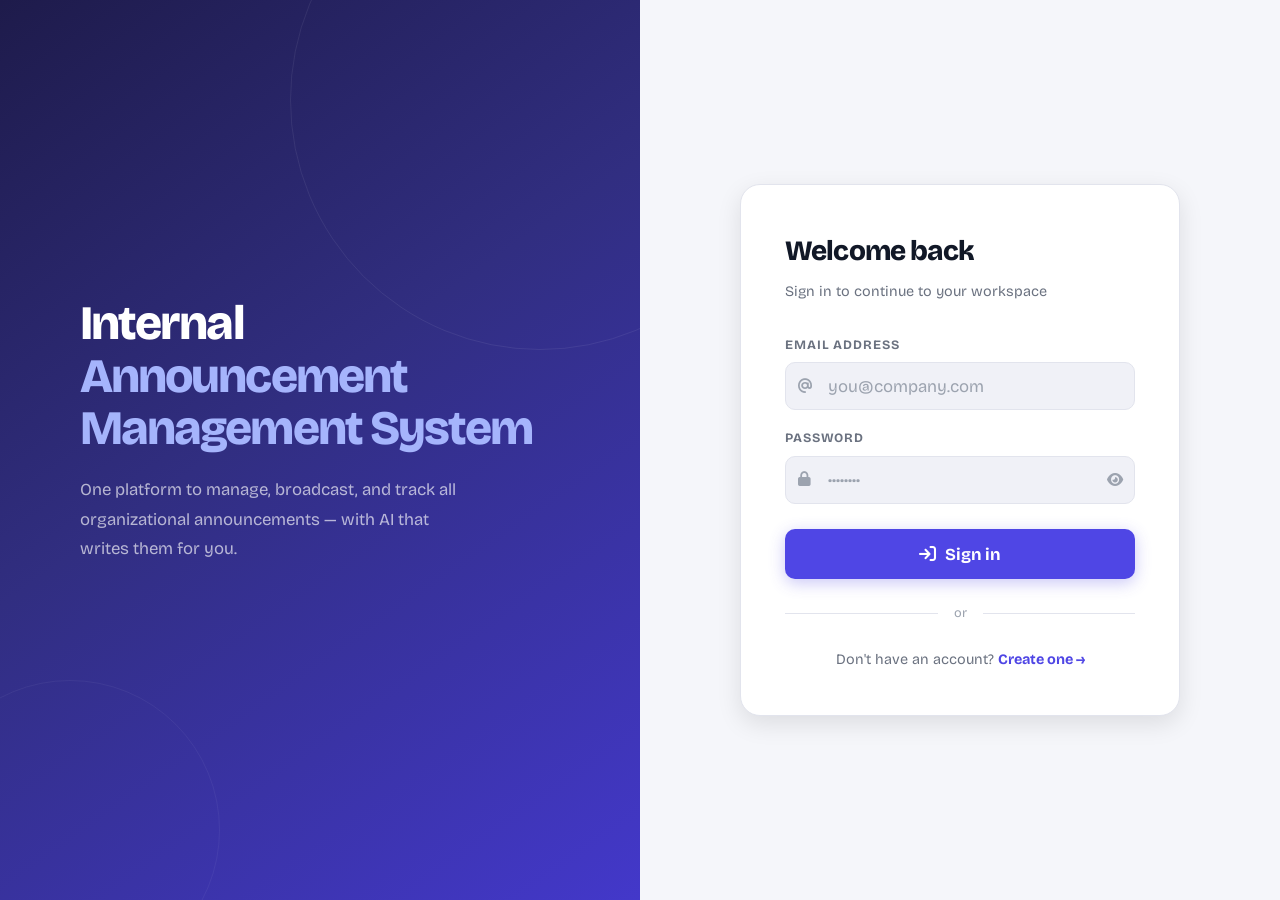
<file: index.html>
<!DOCTYPE html>
<html lang="en">
<head>
<meta charset="UTF-8">
<meta name="viewport" content="width=device-width, initial-scale=1.0">
<title>Nexus · Sign In</title>
<link rel="preconnect" href="https://fonts.googleapis.com">
<link href="https://fonts.googleapis.com/css2?family=Bricolage+Grotesque:opsz,wght@12..96,400;500;600;700;800&family=Geist+Mono:wght@400;500&display=swap" rel="stylesheet">
<link rel="stylesheet" href="https://cdnjs.cloudflare.com/ajax/libs/font-awesome/6.4.0/css/all.min.css">
<link rel="stylesheet" href="css/style.css">
</head>
<body class="auth-body">

<!-- Left decorative panel -->
<div class="auth-left">

  <div class="auth-hero">
    <h1>Internal<br><em>Announcement Management System</em></h1>
    <p>One platform to manage, broadcast, and track all organizational announcements — with AI that writes them for you.</p>
  </div>
</div>

<!-- Right form panel -->
<div class="auth-right">
  <div class="auth-card">
    <div class="auth-card-hd">
      <h2>Welcome back</h2>
      <p>Sign in to continue to your workspace</p>
    </div>

    <div class="form-field">
      <label>Email address</label>
      <div class="field-wrap">
        <input id="email" type="email" placeholder="you@company.com" autocomplete="email">
        <i class="fas fa-at field-icon"></i>
      </div>
    </div>

    <div class="form-field">
      <label>Password</label>
      <div class="field-wrap">
        <input id="password" type="password" placeholder="••••••••" autocomplete="current-password">
        <i class="fas fa-lock field-icon"></i>
        <button class="field-toggle" onclick="togglePwd('password',this)" tabindex="-1"><i class="fas fa-eye"></i></button>
      </div>
    </div>

    <button class="btn-cta" id="loginBtn" onclick="login()">
      <i class="fas fa-arrow-right-to-bracket"></i> Sign in
    </button>

    <div class="auth-divider"><span>or</span></div>
    <p class="auth-switch">Don't have an account? <a href="register.html">Create one →</a></p>
  </div>
</div>

<div id="toastContainer" class="toast-stack"></div>
<script src="js/script.js"></script>
</body>
</html>
</file>
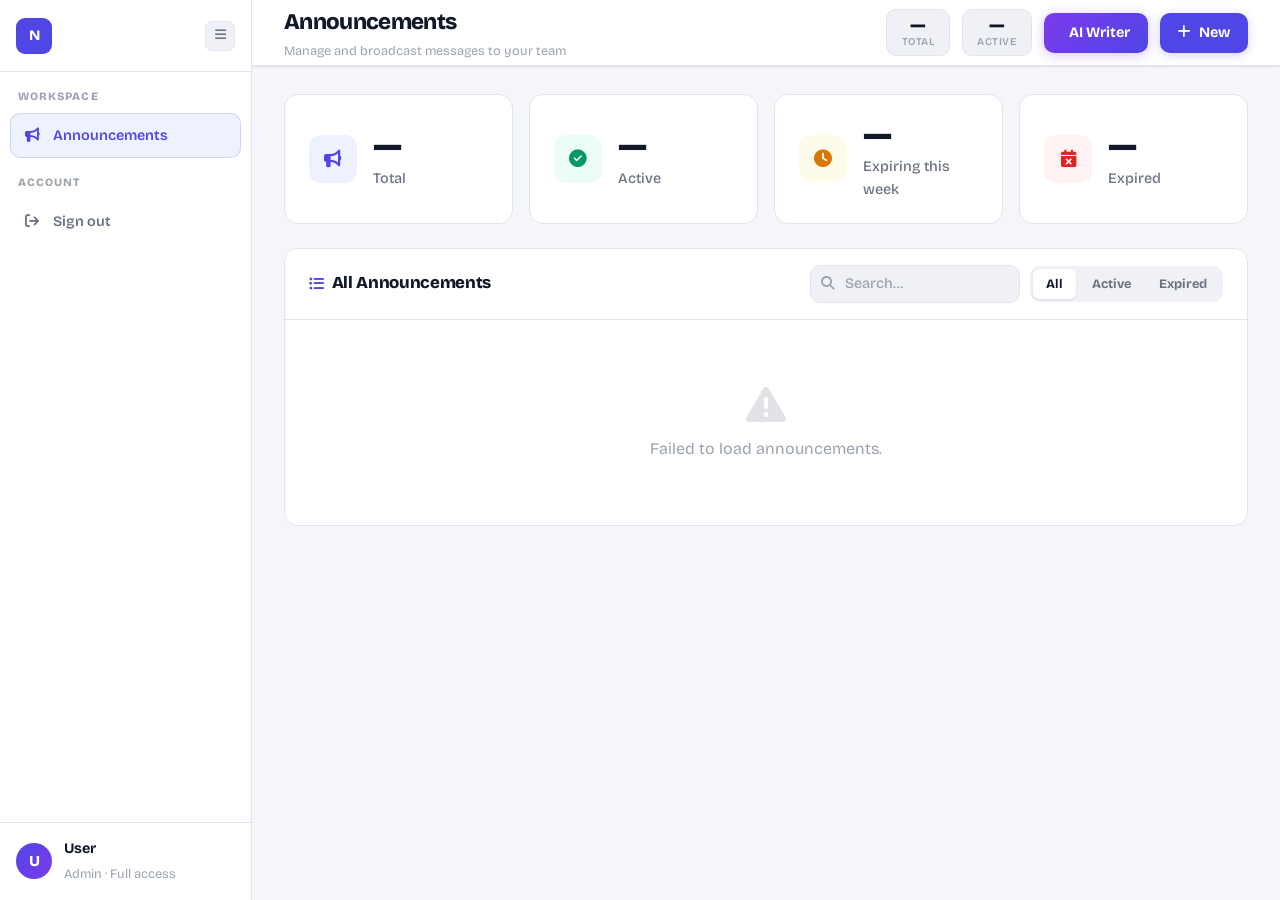
<file: admin.html>
<!DOCTYPE html>
<html lang="en">
<head>
<meta charset="UTF-8">
<meta name="viewport" content="width=device-width, initial-scale=1.0">
<title>Nexus · Admin</title>
<link rel="preconnect" href="https://fonts.googleapis.com">
<link href="https://fonts.googleapis.com/css2?family=Bricolage+Grotesque:opsz,wght@12..96,400;500;600;700;800&family=Geist+Mono:wght@400;500&display=swap" rel="stylesheet">
<link rel="stylesheet" href="https://cdnjs.cloudflare.com/ajax/libs/font-awesome/6.4.0/css/all.min.css">
<link rel="stylesheet" href="css/style.css">
</head>
<body>
<div class="dash-layout" id="layout">

  <!-- Sidebar -->
  <aside class="dash-sidebar">
    <div class="sidebar-top">
      <div class="sidebar-brand">
        <div class="brand-mark sm">N</div>
        <span class="brand-name">Nexus</span>
      </div>
      <button class="toggle-btn" onclick="toggleSidebar()"><i class="fas fa-bars"></i></button>
    </div>

    <div class="sidebar-section">Workspace</div>
    <nav class="sidebar-nav">
      <a class="nav-item active">
        <span class="nav-icon"><i class="fas fa-bullhorn"></i></span>
        <span class="nav-label">Announcements</span>
      </a>
    </nav>

    <div class="sidebar-section">Account</div>
    <nav class="sidebar-nav">
      <a class="nav-item danger" onclick="logout()">
        <span class="nav-icon"><i class="fas fa-arrow-right-from-bracket"></i></span>
        <span class="nav-label">Sign out</span>
      </a>
    </nav>

    <div class="sidebar-spacer"></div>
    <div class="sidebar-user">
      <div class="user-ava" id="sidebarAva">A</div>
      <div class="user-meta">
        <strong id="sidebarName">Administrator</strong>
        <span>Admin · Full access</span>
      </div>
    </div>
  </aside>

  <!-- Main -->
  <div class="dash-main">
    <header class="dash-topbar">
      <div class="topbar-left">
        <h1>Announcements</h1>
        <p>Manage and broadcast messages to your team</p>
      </div>
      <div class="topbar-right">
        <div class="topbar-stat">
          <span id="tb-total">—</span>
          <label>Total</label>
        </div>
        <div class="topbar-stat">
          <span id="tb-active">—</span>
          <label>Active</label>
        </div>
        <button class="topbar-ai-btn" onclick="toggleAiPanel()">
          <i class="fas fa-sparkles"></i> AI Writer
        </button>
        <button class="topbar-btn" onclick="openCreateModal()">
          <i class="fas fa-plus"></i> New
        </button>
      </div>
    </header>

    <div class="dash-content">

      <!-- Stats -->
      <div class="stat-row">
        <div class="stat-card">
          <div class="stat-icon indigo"><i class="fas fa-bullhorn"></i></div>
          <div>
            <div class="stat-num" id="stat-total">—</div>
            <div class="stat-label">Total</div>
          </div>
        </div>
        <div class="stat-card">
          <div class="stat-icon green"><i class="fas fa-circle-check"></i></div>
          <div>
            <div class="stat-num" id="stat-active">—</div>
            <div class="stat-label">Active</div>
          </div>
        </div>
        <div class="stat-card">
          <div class="stat-icon amber"><i class="fas fa-clock"></i></div>
          <div>
            <div class="stat-num" id="stat-expiring">—</div>
            <div class="stat-label">Expiring this week</div>
          </div>
        </div>
        <div class="stat-card">
          <div class="stat-icon red"><i class="fas fa-calendar-xmark"></i></div>
          <div>
            <div class="stat-num" id="stat-expired">—</div>
            <div class="stat-label">Expired</div>
          </div>
        </div>
      </div>

      <!-- AI Panel -->
      <div class="ai-panel" id="aiPanel" style="display:none">
        <div class="ai-panel-hd">
          <div class="ai-panel-hd-left">
            <span class="ai-badge"><i class="fas fa-sparkles"></i> AI</span>
            <div>
              <h3>AI Announcement Writer</h3>
              <p>Describe what you want to announce — AI drafts it for you</p>
            </div>
          </div>
          <button class="ai-toggle" onclick="toggleAiPanel()">Close</button>
        </div>
        <div class="ai-body open">
          <div class="ai-chips">
            <button class="ai-chip" onclick="setPrompt(this.dataset.p)" data-p="Write an announcement about office maintenance scheduled for next week. Keep it professional and informative."><i class="fas fa-wrench"></i> Office maintenance</button>
            <button class="ai-chip" onclick="setPrompt(this.dataset.p)" data-p="Write a holiday announcement informing employees about the upcoming public holiday, office closure dates, and emergency contact details."><i class="fas fa-calendar"></i> Holiday notice</button>
            <button class="ai-chip" onclick="setPrompt(this.dataset.p)" data-p="Write an announcement welcoming a new team member joining the organization. Include excitement and encourage the team to make them feel welcome."><i class="fas fa-user-plus"></i> New team member</button>
            <button class="ai-chip" onclick="setPrompt(this.dataset.p)" data-p="Write a policy update announcement about a new work-from-home guideline, keeping it clear, concise and actionable."><i class="fas fa-file-alt"></i> Policy update</button>
            <button class="ai-chip" onclick="setPrompt(this.dataset.p)" data-p="Write an urgent announcement about a system outage or IT maintenance window that will affect company services temporarily."><i class="fas fa-exclamation-triangle"></i> Urgent notice</button>
          </div>

          <div class="ai-input-row">
            <div class="field-wrap">
              <input id="aiPrompt" type="text" class="no-icon" placeholder="e.g. Write an announcement about Q3 results — keep it motivational…" onkeydown="if(event.key==='Enter') aiGenerate()">
            </div>
            <button class="ai-send" id="aiSendBtn" onclick="aiGenerate()">
              <i class="fas fa-sparkles"></i> Generate
            </button>
          </div>

          <div class="ai-result" id="aiResult">
            <div class="ai-result-hd">
              <span><i class="fas fa-sparkles"></i> AI Draft — review before publishing</span>
              <div class="ai-result-actions">
                <button class="btn-ghost" onclick="aiGenerate()"><i class="fas fa-rotate"></i> Regenerate</button>
                <button class="btn-cta sm" onclick="useAiDraft()"><i class="fas fa-arrow-up-right-from-square"></i> Use this</button>
              </div>
            </div>
            <div class="ai-field">
              <label>Title</label>
              <div class="field-wrap"><input id="aiTitle" type="text" class="no-icon"></div>
            </div>
            <div class="ai-field">
              <label>Description</label>
              <div class="field-wrap"><textarea id="aiDesc" class="no-icon"></textarea></div>
            </div>
          </div>
        </div>
      </div>

      <!-- Announcements Panel -->
      <div class="panel">
        <div class="panel-hd">
          <div class="panel-title"><i class="fas fa-list-ul"></i> All Announcements</div>
          <div class="panel-actions">
            <div class="search-box">
              <i class="fas fa-search"></i>
              <input id="searchInput" type="text" placeholder="Search…" oninput="renderList()">
            </div>
            <div class="filter-tabs">
              <button class="filter-tab active" onclick="setFilter('all',this)">All</button>
              <button class="filter-tab" onclick="setFilter('active',this)">Active</button>
              <button class="filter-tab" onclick="setFilter('expired',this)">Expired</button>
            </div>
          </div>
        </div>
        <div id="list" class="ann-list"></div>
      </div>

    </div>
  </div>
</div>

<!-- Create / Edit Modal -->
<div class="modal-backdrop" id="modal" onclick="onBackdropClick(event)">
  <div class="modal">
    <div class="modal-hd">
      <h3 id="modalTitle"><i class="fas fa-plus-circle"></i> New Announcement</h3>
      <button class="modal-close" onclick="closeModal()"><i class="fas fa-xmark"></i></button>
    </div>
    <div class="modal-body">
      <div class="form-field">
        <label>Title</label>
        <div class="field-wrap"><input id="mTitle" type="text" class="no-icon" placeholder="e.g. Office closed on Friday"></div>
      </div>
      <div class="form-field">
        <label>Description</label>
        <div class="field-wrap"><textarea id="mDesc" class="no-icon" rows="4" placeholder="Write the full announcement content here…"></textarea></div>
      </div>
      <div class="form-field">
        <label>Expiry date</label>
        <div class="field-wrap">
          <input id="mExpiry" type="date">
          <i class="fas fa-calendar field-icon"></i>
        </div>
      </div>
    </div>
    <div class="modal-ft">
      <button class="btn-ghost" onclick="closeModal()">Cancel</button>
      <button class="btn-cta sm" id="modalSubmit" onclick="submitModal()">
        <i class="fas fa-paper-plane"></i> <span>Publish</span>
      </button>
    </div>
  </div>
</div>

<div id="toastContainer" class="toast-stack"></div>
<script src="js/script.js"></script>
</body>
</html>
</file>
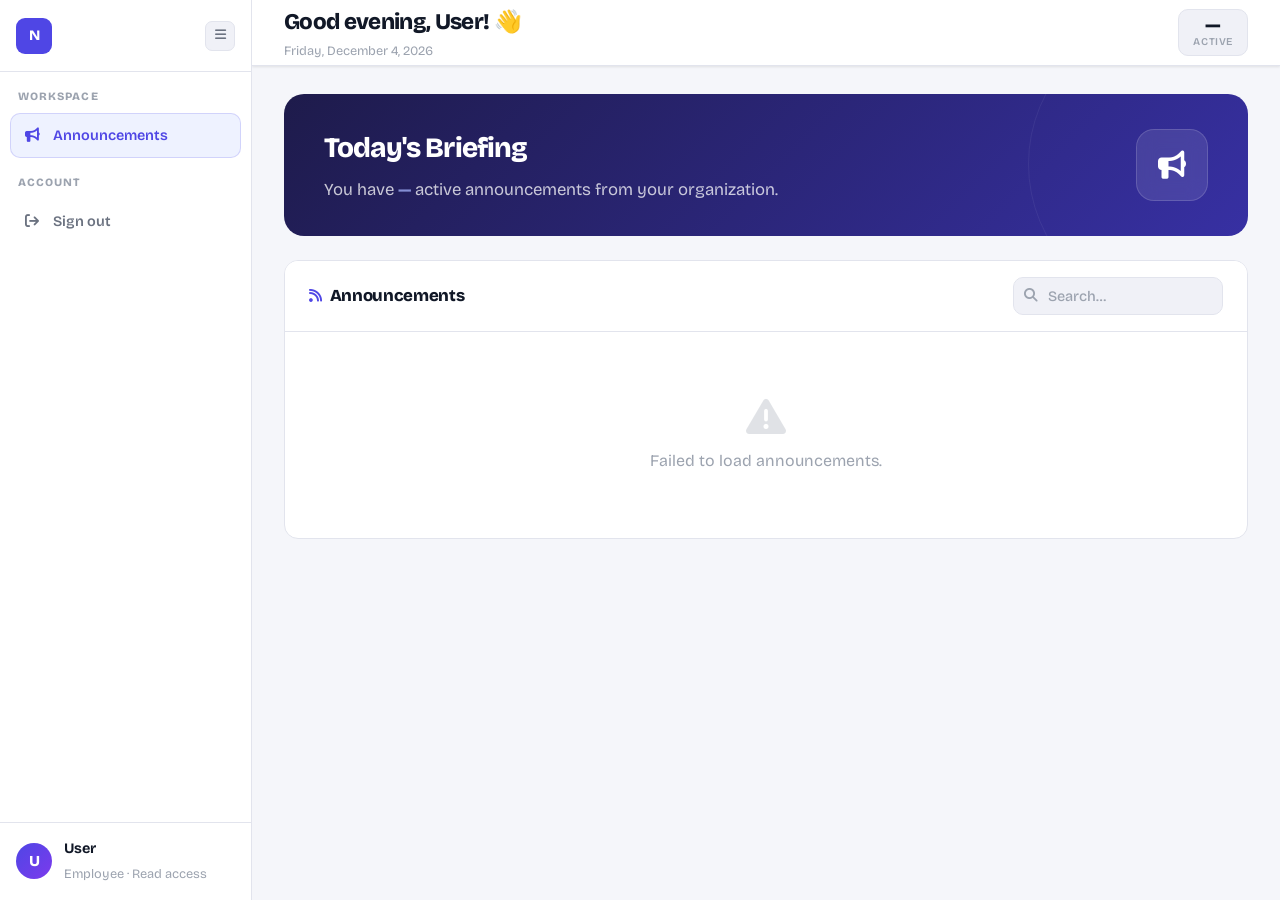
<file: employee.html>
<!DOCTYPE html>
<html lang="en">
<head>
<meta charset="UTF-8">
<meta name="viewport" content="width=device-width, initial-scale=1.0">
<title>Nexus · Dashboard</title>
<link rel="preconnect" href="https://fonts.googleapis.com">
<link href="https://fonts.googleapis.com/css2?family=Bricolage+Grotesque:opsz,wght@12..96,400;500;600;700;800&family=Geist+Mono:wght@400;500&display=swap" rel="stylesheet">
<link rel="stylesheet" href="https://cdnjs.cloudflare.com/ajax/libs/font-awesome/6.4.0/css/all.min.css">
<link rel="stylesheet" href="css/style.css">
</head>
<body>
<div class="dash-layout" id="layout">

  <aside class="dash-sidebar">
    <div class="sidebar-top">
      <div class="sidebar-brand">
        <div class="brand-mark sm">N</div>
        <span class="brand-name">Nexus</span>
      </div>
      <button class="toggle-btn" onclick="toggleSidebar()"><i class="fas fa-bars"></i></button>
    </div>

    <div class="sidebar-section">Workspace</div>
    <nav class="sidebar-nav">
      <a class="nav-item active">
        <span class="nav-icon"><i class="fas fa-bullhorn"></i></span>
        <span class="nav-label">Announcements</span>
      </a>
    </nav>

    <div class="sidebar-section">Account</div>
    <nav class="sidebar-nav">
      <a class="nav-item danger" onclick="logout()">
        <span class="nav-icon"><i class="fas fa-arrow-right-from-bracket"></i></span>
        <span class="nav-label">Sign out</span>
      </a>
    </nav>

    <div class="sidebar-spacer"></div>
    <div class="sidebar-user">
      <div class="user-ava" id="sidebarAva">E</div>
      <div class="user-meta">
        <strong id="sidebarName">Employee</strong>
        <span>Employee · Read access</span>
      </div>
    </div>
  </aside>

  <div class="dash-main">
    <header class="dash-topbar">
      <div class="topbar-left">
        <h1 id="greeting">Good morning! 👋</h1>
        <p id="currentDate">Loading date…</p>
      </div>
      <div class="topbar-right">
        <div class="topbar-stat">
          <span id="tb-active">—</span>
          <label>Active</label>
        </div>
      </div>
    </header>

    <div class="dash-content">

      <!-- Welcome banner -->
      <div class="welcome-banner">
        <div class="welcome-text">
          <h2>Today's Briefing</h2>
          <p>You have <strong id="activeCount">—</strong> active announcements from your organization.</p>
        </div>
        <div class="welcome-icon-wrap">
          <i class="fas fa-bullhorn"></i>
        </div>
      </div>

      <!-- Announcements -->
      <div class="panel">
        <div class="panel-hd">
          <div class="panel-title"><i class="fas fa-rss"></i> Announcements</div>
          <div class="panel-actions">
            <div class="search-box">
              <i class="fas fa-search"></i>
              <input id="searchInput" type="text" placeholder="Search…" oninput="renderList()">
            </div>
          </div>
        </div>
        <div id="list" class="ann-list"></div>
      </div>

    </div>
  </div>
</div>

<div id="toastContainer" class="toast-stack"></div>
<script src="js/script.js"></script>
</body>
</html>
</file>
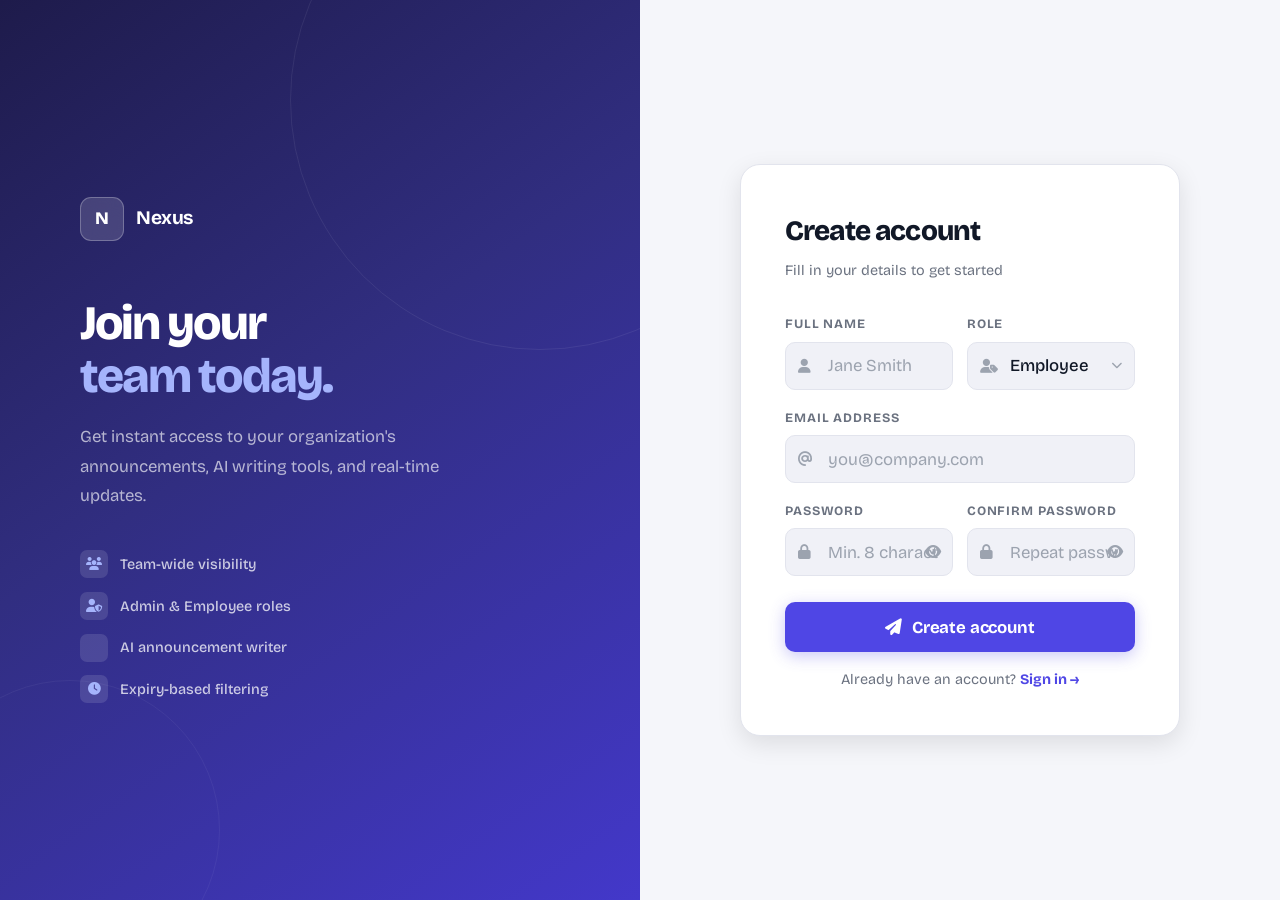
<file: register.html>
<!DOCTYPE html>
<html lang="en">
<head>
<meta charset="UTF-8">
<meta name="viewport" content="width=device-width, initial-scale=1.0">
<title>Nexus · Create Account</title>
<link rel="preconnect" href="https://fonts.googleapis.com">
<link href="https://fonts.googleapis.com/css2?family=Bricolage+Grotesque:opsz,wght@12..96,400;500;600;700;800&family=Geist+Mono:wght@400;500&display=swap" rel="stylesheet">
<link rel="stylesheet" href="https://cdnjs.cloudflare.com/ajax/libs/font-awesome/6.4.0/css/all.min.css">
<link rel="stylesheet" href="css/style.css">
</head>
<body class="auth-body">

<div class="auth-left">
  <div class="auth-brand">
    <div class="brand-mark">N</div>
    <span class="brand-name">Nexus</span>
  </div>
  <div class="auth-hero">
    <h1>Join your<br><em>team today.</em></h1>
    <p>Get instant access to your organization's announcements, AI writing tools, and real-time updates.</p>
    <ul class="feature-list">
      <li><i class="fas fa-users"></i> Team-wide visibility</li>
      <li><i class="fas fa-user-shield"></i> Admin &amp; Employee roles</li>
      <li><i class="fas fa-sparkles"></i> AI announcement writer</li>
      <li><i class="fas fa-clock"></i> Expiry-based filtering</li>
    </ul>
  </div>
</div>

<div class="auth-right">
  <div class="auth-card">
    <div class="auth-card-hd">
      <h2>Create account</h2>
      <p>Fill in your details to get started</p>
    </div>

    <div class="form-row">
      <div class="form-field">
        <label>Full name</label>
        <div class="field-wrap">
          <input id="regName" type="text" placeholder="Jane Smith" autocomplete="name">
          <i class="fas fa-user field-icon"></i>
        </div>
      </div>
      <div class="form-field">
        <label>Role</label>
        <div class="field-wrap select-wrap">
          <select id="role" onchange="onRoleChange(this.value)">
            <option value="EMPLOYEE">Employee</option>
            <option value="ADMIN">Admin</option>
          </select>
          <i class="fas fa-user-tag field-icon"></i>
          <i class="fas fa-chevron-down select-arrow"></i>
        </div>
      </div>
    </div>

    <div class="form-field">
      <label>Email address</label>
      <div class="field-wrap">
        <input id="regEmail" type="email" placeholder="you@company.com" autocomplete="email">
        <i class="fas fa-at field-icon"></i>
      </div>
    </div>

    <div class="form-row">
      <div class="form-field">
        <label>Password</label>
        <div class="field-wrap">
          <input id="regPassword" type="password" placeholder="Min. 8 characters">
          <i class="fas fa-lock field-icon"></i>
          <button class="field-toggle" onclick="togglePwd('regPassword',this)" tabindex="-1"><i class="fas fa-eye"></i></button>
        </div>
      </div>
      <div class="form-field">
        <label>Confirm password</label>
        <div class="field-wrap">
          <input id="regConfirmPassword" type="password" placeholder="Repeat password">
          <i class="fas fa-lock field-icon"></i>
          <button class="field-toggle" onclick="togglePwd('regConfirmPassword',this)" tabindex="-1"><i class="fas fa-eye"></i></button>
        </div>
      </div>
    </div>

    <div class="form-field" id="adminCodeWrap" style="display:none">
      <label>Admin code <span class="label-note">— required for admin accounts</span></label>
      <div class="field-wrap">
        <input id="adminCode" type="text" placeholder="Enter your admin access code">
        <i class="fas fa-key field-icon"></i>
      </div>
    </div>

    <button class="btn-cta" id="registerBtn" onclick="register()">
      <i class="fas fa-paper-plane"></i> Create account
    </button>

    <p class="auth-switch" style="margin-top:1rem">Already have an account? <a href="index.html">Sign in →</a></p>
  </div>
</div>

<div id="toastContainer" class="toast-stack"></div>
<script src="js/script.js"></script>
</body>
</html>
</file>
<file: css/style.css>
/* ═══════════════════════════════════════════════════
   NEXUS — Light Enterprise Platform
   Clean, professional, large-type, warm white base
═══════════════════════════════════════════════════ */

@import url('https://fonts.googleapis.com/css2?family=Bricolage+Grotesque:opsz,wght@12..96,300;400;500;600;700;800&family=Geist+Mono:wght@400;500&display=swap');

*, *::before, *::after { box-sizing: border-box; margin: 0; padding: 0; }

:root {
  /* Light palette */
  --bg:          #f5f6fa;
  --bg-card:     #ffffff;
  --bg-subtle:   #f0f1f7;
  --bg-hover:    #e8eaf4;
  --bg-active:   #e2e4f0;

  /* Borders */
  --border:      #e2e4ed;
  --border-hi:   #c8cce0;

  /* Text — larger, bolder */
  --text-1: #111827;
  --text-2: #374151;
  --text-3: #6b7280;
  --text-4: #9ca3af;

  /* Accent — vivid teal-indigo */
  --accent:      #4f46e5;
  --accent-lt:   #eef2ff;
  --accent-glow: rgba(79,70,229,0.15);
  --accent-2:    #6366f1;

  /* Status */
  --green:  #059669;
  --green-lt: #ecfdf5;
  --amber:  #d97706;
  --amber-lt: #fffbeb;
  --red:    #dc2626;
  --red-lt: #fef2f2;

  /* Layout */
  --sidebar-w: 252px;
  --sidebar-collapsed: 66px;
  --topbar-h: 66px;
  --radius:    10px;
  --radius-lg: 14px;
  --radius-xl: 20px;

  /* Typography — BIGGER */
  --font: 'Bricolage Grotesque', sans-serif;
  --mono: 'Geist Mono', monospace;
  --text-xs:   0.8rem;
  --text-sm:   0.9rem;
  --text-base: 1rem;
  --text-md:   1.05rem;
  --text-lg:   1.2rem;
  --text-xl:   1.4rem;
  --text-2xl:  1.75rem;
  --text-3xl:  2.25rem;
  --text-4xl:  3rem;

  /* Shadows */
  --shadow-xs: 0 1px 3px rgba(0,0,0,0.06), 0 1px 2px rgba(0,0,0,0.04);
  --shadow-sm: 0 2px 8px rgba(0,0,0,0.08);
  --shadow-md: 0 8px 24px rgba(0,0,0,0.10);
  --shadow-lg: 0 20px 50px rgba(0,0,0,0.14);
}

html { font-size: 16px; }
body {
  font-family: var(--font);
  font-size: var(--text-base);
  color: var(--text-1);
  background: var(--bg);
  -webkit-font-smoothing: antialiased;
  line-height: 1.6;
}

/* ─── AUTH PAGES ──────────────────────────────────────── */
.auth-body {
  min-height: 100vh;
  display: grid;
  grid-template-columns: 1fr 1fr;
  background: var(--bg);
}

/* Left decorative side */
.auth-left {
  background: linear-gradient(145deg, #1e1b4b 0%, #312e81 45%, #4338ca 100%);
  display: flex;
  flex-direction: column;
  justify-content: center;
  padding: 5rem;
  position: relative;
  overflow: hidden;
}
.auth-left::before {
  content: '';
  position: absolute;
  width: 500px; height: 500px;
  border: 1px solid rgba(255,255,255,0.07);
  border-radius: 50%;
  top: -150px; right: -150px;
}
.auth-left::after {
  content: '';
  position: absolute;
  width: 300px; height: 300px;
  border: 1px solid rgba(255,255,255,0.05);
  border-radius: 50%;
  bottom: -80px; left: -80px;
}

.auth-brand {
  display: flex;
  align-items: center;
  gap: 0.75rem;
  margin-bottom: 3.5rem;
}
.brand-mark {
  width: 44px; height: 44px;
  background: rgba(255,255,255,0.15);
  backdrop-filter: blur(10px);
  border: 1px solid rgba(255,255,255,0.25);
  border-radius: 11px;
  display: flex; align-items: center; justify-content: center;
  font-family: var(--font);
  font-weight: 800;
  font-size: 1.1rem;
  color: white;
  flex-shrink: 0;
}
.brand-mark.sm { width: 36px; height: 36px; font-size: 0.9rem; border-radius: 9px; }
.brand-name {
  font-size: var(--text-lg);
  font-weight: 700;
  color: white;
  letter-spacing: -0.02em;
}

.auth-hero { position: relative; z-index: 1; }
.auth-hero h1 {
  font-size: var(--text-4xl);
  font-weight: 800;
  line-height: 1.1;
  letter-spacing: -0.04em;
  color: white;
  margin-bottom: 1.25rem;
}
.auth-hero h1 em {
  font-style: normal;
  color: #a5b4fc;
}
.auth-hero p {
  font-size: var(--text-md);
  color: rgba(255,255,255,0.65);
  line-height: 1.75;
  max-width: 380px;
  margin-bottom: 2.5rem;
}

.feature-list { list-style: none; display: flex; flex-direction: column; gap: 0.85rem; }
.feature-list li {
  display: flex;
  align-items: center;
  gap: 0.75rem;
  font-size: var(--text-sm);
  color: rgba(255,255,255,0.75);
  font-weight: 500;
}
.feature-list li i {
  width: 28px; height: 28px;
  background: rgba(255,255,255,0.12);
  border-radius: 7px;
  display: flex; align-items: center; justify-content: center;
  font-size: 0.8rem;
  color: #a5b4fc;
  flex-shrink: 0;
}

/* Auth right */
.auth-right {
  display: flex;
  align-items: center;
  justify-content: center;
  padding: 3rem;
  background: var(--bg);
}

.auth-card {
  width: 100%;
  max-width: 440px;
  background: var(--bg-card);
  border: 1px solid var(--border);
  border-radius: var(--radius-xl);
  padding: 2.75rem;
  box-shadow: var(--shadow-md);
  animation: fadeUp 0.5s cubic-bezier(0.22,1,0.36,1);
}
.auth-card-hd { margin-bottom: 2rem; }
.auth-card-hd h2 {
  font-size: var(--text-2xl);
  font-weight: 800;
  letter-spacing: -0.03em;
  color: var(--text-1);
  margin-bottom: 0.35rem;
}
.auth-card-hd p { font-size: var(--text-sm); color: var(--text-3); }

/* Form */
.form-row { display: grid; grid-template-columns: 1fr 1fr; gap: 0.85rem; }
.form-field { margin-bottom: 1.1rem; }
.form-field label {
  display: block;
  font-size: var(--text-xs);
  font-weight: 700;
  text-transform: uppercase;
  letter-spacing: 0.07em;
  color: var(--text-3);
  margin-bottom: 0.45rem;
}
.label-note { font-weight: 400; text-transform: none; letter-spacing: 0; color: var(--text-4); font-size: 0.72rem; }

.field-wrap {
  position: relative;
  display: flex;
  align-items: center;
}
.field-icon {
  position: absolute;
  left: 13px;
  color: var(--text-4);
  font-size: var(--text-sm);
  pointer-events: none;
  z-index: 1;
  transition: color 0.2s;
}
.field-wrap input,
.field-wrap select,
.field-wrap textarea {
  width: 100%;
  height: 48px;
  padding: 0 14px 0 42px;
  background: var(--bg-subtle);
  border: 1.5px solid var(--border);
  border-radius: var(--radius);
  color: var(--text-1);
  font-family: var(--font);
  font-size: var(--text-md);
  font-weight: 500;
  outline: none;
  transition: all 0.2s;
  -webkit-appearance: none;
}
.field-wrap textarea {
  height: auto;
  padding: 12px 14px;
  resize: vertical;
  min-height: 110px;
  font-size: var(--text-base);
}
.no-icon { padding-left: 14px !important; }
.field-wrap input:focus,
.field-wrap select:focus,
.field-wrap textarea:focus {
  border-color: var(--accent);
  background: #fff;
  box-shadow: 0 0 0 3px var(--accent-glow);
}
.field-wrap input:focus + .field-icon,
.field-wrap select:focus + .field-icon { color: var(--accent); }
.field-wrap input::placeholder,
.field-wrap textarea::placeholder { color: var(--text-4); font-weight: 400; }

.select-wrap { position: relative; }
.select-wrap select { cursor: pointer; padding-right: 36px; }
.select-arrow { position: absolute; right: 13px; color: var(--text-4); font-size: 0.7rem; pointer-events: none; }

.field-toggle {
  position: absolute;
  right: 12px;
  background: none; border: none;
  color: var(--text-4);
  cursor: pointer; font-size: var(--text-sm);
  transition: color 0.2s;
}
.field-toggle:hover { color: var(--text-2); }

/* Buttons */
.btn-cta {
  width: 100%;
  height: 50px;
  display: inline-flex;
  align-items: center;
  justify-content: center;
  gap: 0.6rem;
  background: var(--accent);
  color: white;
  font-family: var(--font);
  font-size: var(--text-md);
  font-weight: 700;
  border: none;
  border-radius: var(--radius);
  cursor: pointer;
  transition: all 0.22s cubic-bezier(0.22,1,0.36,1);
  box-shadow: 0 4px 16px rgba(79,70,229,0.3);
  margin-top: 0.5rem;
  letter-spacing: -0.01em;
}
.btn-cta:hover { background: #4338ca; transform: translateY(-2px); box-shadow: 0 8px 24px rgba(79,70,229,0.4); }
.btn-cta:active { transform: none; }
.btn-cta.sm { width: auto; height: 42px; padding: 0 1.25rem; font-size: var(--text-sm); margin-top: 0; }
.btn-cta[disabled] { opacity: 0.55; pointer-events: none; }

.btn-ghost {
  display: inline-flex;
  align-items: center;
  gap: 0.4rem;
  height: 42px;
  padding: 0 1.1rem;
  background: var(--bg-subtle);
  border: 1.5px solid var(--border);
  border-radius: var(--radius);
  color: var(--text-2);
  font-family: var(--font);
  font-size: var(--text-sm);
  font-weight: 600;
  cursor: pointer;
  transition: all 0.2s;
}
.btn-ghost:hover { background: var(--bg-hover); color: var(--text-1); }

.btn-icon {
  width: 36px; height: 36px;
  display: inline-flex; align-items: center; justify-content: center;
  background: var(--bg-subtle);
  border: 1.5px solid var(--border);
  border-radius: 8px;
  color: var(--text-3);
  font-size: 0.85rem;
  cursor: pointer;
  transition: all 0.2s;
}
.btn-icon:hover { background: var(--bg-hover); color: var(--text-1); }
.btn-icon.edit:hover { background: #eff6ff; color: #2563eb; border-color: #bfdbfe; }
.btn-icon.del:hover  { background: var(--red-lt); color: var(--red); border-color: #fecaca; }

.auth-divider {
  display: flex; align-items: center; gap: 1rem;
  margin: 1.5rem 0;
  color: var(--text-4);
  font-size: var(--text-xs);
}
.auth-divider::before, .auth-divider::after { content: ''; flex: 1; height: 1px; background: var(--border); }
.auth-switch { text-align: center; font-size: var(--text-sm); color: var(--text-3); }
.auth-switch a { color: var(--accent); font-weight: 700; text-decoration: none; }
.auth-switch a:hover { text-decoration: underline; }

/* ─── DASHBOARD ───────────────────────────────────────── */
.dash-layout {
  display: grid;
  grid-template-columns: var(--sidebar-w) 1fr;
  min-height: 100vh;
  transition: grid-template-columns 0.3s cubic-bezier(0.22,1,0.36,1);
}
.dash-layout.collapsed { grid-template-columns: var(--sidebar-collapsed) 1fr; }

/* Sidebar */
.dash-sidebar {
  background: var(--bg-card);
  border-right: 1.5px solid var(--border);
  display: flex;
  flex-direction: column;
  height: 100vh;
  position: sticky;
  top: 0;
  overflow: hidden;
  transition: width 0.3s cubic-bezier(0.22,1,0.36,1);
  z-index: 50;
}

.sidebar-top {
  display: flex;
  align-items: center;
  justify-content: space-between;
  padding: 1.1rem 1rem;
  border-bottom: 1px solid var(--border);
  gap: 0.5rem;
}
.sidebar-brand {
  display: flex;
  align-items: center;
  gap: 0.65rem;
  white-space: nowrap;
  overflow: hidden;
}

/* Brand mark on dashboard — colored */
.dash-sidebar .brand-mark {
  background: var(--accent);
  color: white;
  border: none;
}

.toggle-btn {
  width: 30px; height: 30px;
  background: var(--bg-subtle);
  border: 1.5px solid var(--border);
  border-radius: 7px;
  color: var(--text-3);
  cursor: pointer;
  font-size: 0.8rem;
  display: flex; align-items: center; justify-content: center;
  flex-shrink: 0;
  transition: all 0.2s;
}
.toggle-btn:hover { background: var(--bg-hover); color: var(--text-1); }

.sidebar-section {
  font-size: 0.7rem;
  font-weight: 800;
  text-transform: uppercase;
  letter-spacing: 0.1em;
  color: var(--text-4);
  padding: 1rem 1.1rem 0.4rem;
  white-space: nowrap;
}

.sidebar-nav { display: flex; flex-direction: column; gap: 2px; padding: 0 0.6rem; }
.nav-item {
  display: flex;
  align-items: center;
  gap: 0.75rem;
  padding: 0.65rem 0.8rem;
  border-radius: var(--radius);
  color: var(--text-3);
  text-decoration: none;
  font-size: var(--text-sm);
  font-weight: 600;
  transition: all 0.15s;
  white-space: nowrap;
  overflow: hidden;
  border: 1.5px solid transparent;
  cursor: pointer;
}
.nav-item:hover { background: var(--bg-subtle); color: var(--text-1); }
.nav-item.active {
  background: var(--accent-lt);
  color: var(--accent);
  border-color: rgba(79,70,229,0.18);
}
.nav-item.danger:hover { background: var(--red-lt); color: var(--red); }

.nav-icon { width: 18px; text-align: center; font-size: 0.9rem; flex-shrink: 0; }
.nav-label { flex: 1; }

.sidebar-spacer { flex: 1; }
.sidebar-user {
  border-top: 1.5px solid var(--border);
  padding: 0.9rem 1rem;
  display: flex;
  align-items: center;
  gap: 0.75rem;
  overflow: hidden;
}
.user-ava {
  width: 36px; height: 36px;
  border-radius: 50%;
  background: linear-gradient(135deg, var(--accent), #7c3aed);
  display: flex; align-items: center; justify-content: center;
  font-weight: 800;
  font-size: 0.95rem;
  color: white;
  flex-shrink: 0;
}
.user-meta { overflow: hidden; white-space: nowrap; }
.user-meta strong { display: block; font-size: var(--text-sm); font-weight: 700; color: var(--text-1); overflow: hidden; text-overflow: ellipsis; }
.user-meta span { font-size: var(--text-xs); color: var(--text-4); }

/* Collapsed sidebar hide text */
.dash-layout.collapsed .brand-name,
.dash-layout.collapsed .nav-label,
.dash-layout.collapsed .sidebar-section,
.dash-layout.collapsed .user-meta {
  opacity: 0; pointer-events: none; width: 0; overflow: hidden;
}
.dash-layout.collapsed .nav-item { justify-content: center; padding: 0.65rem; gap: 0; }
.dash-layout.collapsed .sidebar-user { justify-content: center; }

/* Main area */
.dash-main { display: flex; flex-direction: column; min-height: 100vh; background: var(--bg); }

.dash-topbar {
  height: var(--topbar-h);
  background: var(--bg-card);
  border-bottom: 1.5px solid var(--border);
  display: flex;
  align-items: center;
  justify-content: space-between;
  padding: 0 2rem;
  gap: 1.5rem;
  position: sticky;
  top: 0;
  z-index: 40;
  box-shadow: var(--shadow-xs);
}
.topbar-left { flex: 1; }
.topbar-left h1 {
  font-size: var(--text-xl);
  font-weight: 800;
  letter-spacing: -0.03em;
  color: var(--text-1);
}
.topbar-left p { font-size: var(--text-xs); color: var(--text-4); margin-top: 1px; }

.topbar-right { display: flex; align-items: center; gap: 0.75rem; flex-shrink: 0; }
.topbar-stat {
  display: flex; flex-direction: column; align-items: center;
  background: var(--bg-subtle);
  border: 1.5px solid var(--border);
  border-radius: var(--radius);
  padding: 0.3rem 0.9rem;
  min-width: 56px;
}
.topbar-stat span { font-size: var(--text-lg); font-weight: 800; color: var(--text-1); line-height: 1; }
.topbar-stat label { font-size: 0.65rem; color: var(--text-4); font-weight: 600; text-transform: uppercase; letter-spacing: 0.05em; }

.topbar-btn {
  height: 40px;
  display: inline-flex; align-items: center; gap: 0.5rem;
  background: var(--accent);
  color: white;
  font-family: var(--font);
  font-size: var(--text-sm);
  font-weight: 700;
  border: none;
  border-radius: var(--radius);
  padding: 0 1.1rem;
  cursor: pointer;
  transition: all 0.2s;
  box-shadow: 0 2px 10px rgba(79,70,229,0.25);
  white-space: nowrap;
}
.topbar-btn:hover { background: #4338ca; transform: translateY(-1px); }
.topbar-ai-btn {
  height: 40px;
  display: inline-flex; align-items: center; gap: 0.5rem;
  background: linear-gradient(135deg, #7c3aed, #4f46e5);
  color: white;
  font-family: var(--font);
  font-size: var(--text-sm);
  font-weight: 700;
  border: none;
  border-radius: var(--radius);
  padding: 0 1.1rem;
  cursor: pointer;
  transition: all 0.2s;
  box-shadow: 0 2px 12px rgba(124,58,237,0.3);
  white-space: nowrap;
}
.topbar-ai-btn:hover { opacity: 0.9; transform: translateY(-1px); }

/* Content */
.dash-content { flex: 1; padding: 1.75rem 2rem; overflow-y: auto; }

/* Stat row */
.stat-row {
  display: grid;
  grid-template-columns: repeat(4, 1fr);
  gap: 1rem;
  margin-bottom: 1.5rem;
}
.stat-card {
  background: var(--bg-card);
  border: 1.5px solid var(--border);
  border-radius: var(--radius-lg);
  padding: 1.35rem 1.5rem;
  display: flex;
  align-items: center;
  gap: 1rem;
  transition: all 0.2s;
  animation: fadeUp 0.4s cubic-bezier(0.22,1,0.36,1) both;
  position: relative;
  overflow: hidden;
}
.stat-card:nth-child(1) { animation-delay: 0.04s; }
.stat-card:nth-child(2) { animation-delay: 0.08s; }
.stat-card:nth-child(3) { animation-delay: 0.12s; }
.stat-card:nth-child(4) { animation-delay: 0.16s; }
.stat-card:hover { transform: translateY(-3px); box-shadow: var(--shadow-md); border-color: var(--border-hi); }

.stat-icon {
  width: 48px; height: 48px;
  border-radius: 12px;
  display: flex; align-items: center; justify-content: center;
  font-size: 1.1rem;
  flex-shrink: 0;
}
.stat-icon.indigo { background: var(--accent-lt); color: var(--accent); }
.stat-icon.green  { background: var(--green-lt); color: var(--green); }
.stat-icon.amber  { background: var(--amber-lt); color: var(--amber); }
.stat-icon.red    { background: var(--red-lt); color: var(--red); }

.stat-num {
  font-size: 2.25rem;
  font-weight: 800;
  color: var(--text-1);
  letter-spacing: -0.05em;
  line-height: 1;
}
.stat-label { font-size: var(--text-sm); color: var(--text-3); font-weight: 500; margin-top: 0.15rem; }

/* Panel */
.panel {
  background: var(--bg-card);
  border: 1.5px solid var(--border);
  border-radius: var(--radius-lg);
  overflow: hidden;
  animation: fadeUp 0.4s 0.2s cubic-bezier(0.22,1,0.36,1) both;
  margin-bottom: 1.25rem;
}
.panel-hd {
  display: flex;
  align-items: center;
  justify-content: space-between;
  padding: 1rem 1.5rem;
  border-bottom: 1.5px solid var(--border);
  gap: 1rem;
  flex-wrap: wrap;
  background: var(--bg-card);
}
.panel-title {
  font-size: var(--text-md);
  font-weight: 800;
  color: var(--text-1);
  display: flex;
  align-items: center;
  gap: 0.5rem;
  letter-spacing: -0.02em;
}
.panel-title i { color: var(--accent); font-size: 0.95rem; }
.panel-actions { display: flex; align-items: center; gap: 0.65rem; flex-wrap: wrap; }

.search-box { position: relative; display: flex; align-items: center; }
.search-box i { position: absolute; left: 11px; color: var(--text-4); font-size: 0.85rem; pointer-events: none; }
.search-box input {
  height: 38px;
  padding: 0 12px 0 34px;
  background: var(--bg-subtle);
  border: 1.5px solid var(--border);
  border-radius: var(--radius);
  font-family: var(--font);
  font-size: var(--text-sm);
  font-weight: 500;
  color: var(--text-1);
  outline: none;
  width: 210px;
  transition: all 0.2s;
}
.search-box input:focus { border-color: var(--accent); background: #fff; box-shadow: 0 0 0 3px var(--accent-glow); width: 250px; }
.search-box input::placeholder { color: var(--text-4); }

.filter-tabs { display: flex; gap: 3px; background: var(--bg-subtle); border-radius: var(--radius); padding: 3px; }
.filter-tab {
  height: 30px;
  padding: 0 0.8rem;
  background: none;
  border: none;
  border-radius: 7px;
  font-family: var(--font);
  font-size: var(--text-xs);
  font-weight: 700;
  color: var(--text-3);
  cursor: pointer;
  transition: all 0.15s;
}
.filter-tab:hover { color: var(--text-1); }
.filter-tab.active { background: var(--bg-card); color: var(--text-1); box-shadow: var(--shadow-xs); }

/* Announcement list */
.ann-list { display: flex; flex-direction: column; }

.ann-item {
  display: grid;
  grid-template-columns: auto 1fr auto;
  gap: 1.1rem;
  align-items: start;
  padding: 1.25rem 1.5rem;
  border-bottom: 1px solid var(--border);
  transition: background 0.15s;
  animation: fadeUp 0.35s cubic-bezier(0.22,1,0.36,1) both;
}
.ann-item:last-child { border-bottom: none; }
.ann-item:hover { background: #fafbff; }

.ann-indicator {
  width: 3px;
  height: 100%;
  min-height: 60px;
  border-radius: 6px;
  background: var(--accent);
  flex-shrink: 0;
  align-self: stretch;
}
.ann-indicator.expired { background: var(--red); }
.ann-indicator.expiring { background: var(--amber); }

.ann-body { min-width: 0; }
.ann-title {
  font-size: var(--text-md);
  font-weight: 700;
  color: var(--text-1);
  letter-spacing: -0.02em;
  margin-bottom: 0.35rem;
}
.ann-desc {
  font-size: var(--text-sm);
  color: var(--text-2);
  line-height: 1.65;
  margin-bottom: 0.65rem;
}
.ann-meta {
  display: flex;
  align-items: center;
  gap: 1.1rem;
  flex-wrap: wrap;
}
.meta-tag {
  display: flex;
  align-items: center;
  gap: 0.35rem;
  font-size: var(--text-xs);
  color: var(--text-4);
  font-family: var(--mono);
}
.meta-tag i { font-size: 0.7rem; }

.ann-aside {
  display: flex;
  flex-direction: column;
  align-items: flex-end;
  gap: 0.65rem;
  flex-shrink: 0;
}
.ann-btns { display: flex; gap: 0.4rem; }

.badge {
  display: inline-flex;
  align-items: center;
  gap: 0.35rem;
  font-size: var(--text-xs);
  font-weight: 700;
  padding: 0.25rem 0.7rem;
  border-radius: 20px;
  letter-spacing: 0.02em;
}
.badge::before { content: ''; width: 6px; height: 6px; border-radius: 50%; background: currentColor; }
.badge.active   { background: var(--green-lt);  color: var(--green); }
.badge.expired  { background: var(--red-lt);    color: var(--red); }
.badge.expiring { background: var(--amber-lt);  color: var(--amber); }

/* Welcome banner (employee) */
.welcome-banner {
  background: linear-gradient(135deg, #1e1b4b, #3730a3);
  border-radius: var(--radius-xl);
  padding: 2rem 2.5rem;
  margin-bottom: 1.5rem;
  display: flex;
  align-items: center;
  justify-content: space-between;
  gap: 2rem;
  color: white;
  animation: fadeUp 0.4s cubic-bezier(0.22,1,0.36,1);
  position: relative;
  overflow: hidden;
}
.welcome-banner::before {
  content: '';
  position: absolute;
  width: 300px; height: 300px;
  border: 1px solid rgba(255,255,255,0.06);
  border-radius: 50%;
  right: -80px; top: -80px;
}
.welcome-text h2 {
  font-size: var(--text-2xl);
  font-weight: 800;
  letter-spacing: -0.03em;
  margin-bottom: 0.4rem;
}
.welcome-text p { font-size: var(--text-md); opacity: 0.75; }
.welcome-text p strong { color: #a5b4fc; }
.welcome-icon-wrap {
  width: 72px; height: 72px;
  background: rgba(255,255,255,0.1);
  backdrop-filter: blur(10px);
  border: 1px solid rgba(255,255,255,0.15);
  border-radius: 18px;
  display: flex; align-items: center; justify-content: center;
  font-size: 1.75rem;
  flex-shrink: 0;
}

/* Empty / loading */
.empty-state {
  text-align: center;
  padding: 4rem 2rem;
  color: var(--text-4);
}
.empty-state i { font-size: 2.5rem; margin-bottom: 0.75rem; display: block; opacity: 0.3; }
.empty-state p { font-size: var(--text-base); }

/* ─── MODAL ──────────────────────────────────── */
.modal-backdrop {
  position: fixed; inset: 0;
  background: rgba(17,24,39,0.5);
  backdrop-filter: blur(4px);
  z-index: 200;
  display: flex; align-items: center; justify-content: center;
  padding: 1.5rem;
  opacity: 0; pointer-events: none;
  transition: opacity 0.25s;
}
.modal-backdrop.open { opacity: 1; pointer-events: all; }

.modal {
  background: var(--bg-card);
  border: 1.5px solid var(--border-hi);
  border-radius: var(--radius-xl);
  width: 100%; max-width: 520px;
  box-shadow: var(--shadow-lg);
  transform: translateY(24px) scale(0.97);
  transition: transform 0.3s cubic-bezier(0.22,1,0.36,1);
}
.modal-backdrop.open .modal { transform: translateY(0) scale(1); }

.modal-hd {
  display: flex; align-items: center; justify-content: space-between;
  padding: 1.25rem 1.5rem;
  border-bottom: 1.5px solid var(--border);
}
.modal-hd h3 {
  font-size: var(--text-lg);
  font-weight: 800;
  color: var(--text-1);
  letter-spacing: -0.02em;
  display: flex; align-items: center; gap: 0.5rem;
}
.modal-hd h3 i { color: var(--accent); font-size: var(--text-base); }
.modal-close {
  width: 32px; height: 32px;
  background: var(--bg-subtle); border: 1.5px solid var(--border);
  border-radius: 8px; color: var(--text-3);
  cursor: pointer; font-size: 0.9rem;
  display: flex; align-items: center; justify-content: center;
  transition: all 0.2s;
}
.modal-close:hover { background: var(--bg-hover); color: var(--text-1); }
.modal-body { padding: 1.5rem; }
.modal-ft {
  padding: 1rem 1.5rem;
  border-top: 1.5px solid var(--border);
  display: flex; justify-content: flex-end; gap: 0.75rem;
}

/* ─── AI ASSISTANT PANEL ──────────────────────── */
.ai-panel {
  background: var(--bg-card);
  border: 1.5px solid var(--border);
  border-radius: var(--radius-lg);
  overflow: hidden;
  animation: fadeUp 0.4s 0.25s cubic-bezier(0.22,1,0.36,1) both;
  margin-bottom: 1.25rem;
}
.ai-panel-hd {
  background: linear-gradient(135deg, #1e1b4b, #3730a3);
  padding: 1rem 1.5rem;
  display: flex;
  align-items: center;
  justify-content: space-between;
  gap: 1rem;
}
.ai-panel-hd-left { display: flex; align-items: center; gap: 0.75rem; }
.ai-badge {
  background: rgba(255,255,255,0.15);
  border: 1px solid rgba(255,255,255,0.2);
  color: white;
  font-size: var(--text-xs);
  font-weight: 700;
  padding: 0.2rem 0.6rem;
  border-radius: 20px;
  letter-spacing: 0.05em;
}
.ai-panel-hd h3 {
  font-size: var(--text-md);
  font-weight: 700;
  color: white;
  letter-spacing: -0.02em;
}
.ai-panel-hd p { font-size: var(--text-xs); color: rgba(255,255,255,0.6); margin-top: 0.1rem; }
.ai-toggle {
  background: rgba(255,255,255,0.1);
  border: 1px solid rgba(255,255,255,0.2);
  color: rgba(255,255,255,0.8);
  font-family: var(--font);
  font-size: var(--text-xs);
  font-weight: 600;
  padding: 0.35rem 0.8rem;
  border-radius: var(--radius);
  cursor: pointer;
  transition: all 0.2s;
}
.ai-toggle:hover { background: rgba(255,255,255,0.2); color: white; }

.ai-body { padding: 1.5rem; display: none; }
.ai-body.open { display: block; }

.ai-chips {
  display: flex;
  flex-wrap: wrap;
  gap: 0.5rem;
  margin-bottom: 1.25rem;
}
.ai-chip {
  height: 36px;
  padding: 0 1rem;
  background: var(--bg-subtle);
  border: 1.5px solid var(--border);
  border-radius: 20px;
  font-family: var(--font);
  font-size: var(--text-xs);
  font-weight: 600;
  color: var(--text-2);
  cursor: pointer;
  transition: all 0.2s;
  display: flex; align-items: center; gap: 0.4rem;
}
.ai-chip:hover { background: var(--accent-lt); border-color: rgba(79,70,229,0.3); color: var(--accent); }
.ai-chip i { font-size: 0.75rem; }

.ai-input-row {
  display: flex;
  gap: 0.75rem;
  margin-bottom: 1.25rem;
}
.ai-input-row .field-wrap { flex: 1; }
.ai-input-row .field-wrap input { height: 44px; font-size: var(--text-sm); }
.ai-send {
  height: 44px;
  padding: 0 1.1rem;
  background: linear-gradient(135deg, #7c3aed, var(--accent));
  color: white;
  font-family: var(--font);
  font-size: var(--text-sm);
  font-weight: 700;
  border: none;
  border-radius: var(--radius);
  cursor: pointer;
  transition: all 0.2s;
  display: flex; align-items: center; gap: 0.5rem;
  white-space: nowrap;
  flex-shrink: 0;
  box-shadow: 0 2px 10px rgba(124,58,237,0.25);
}
.ai-send:hover { opacity: 0.9; transform: translateY(-1px); }
.ai-send[disabled] { opacity: 0.5; pointer-events: none; }

.ai-result {
  background: var(--bg-subtle);
  border: 1.5px solid var(--border);
  border-radius: var(--radius);
  padding: 1.25rem;
  display: none;
}
.ai-result.visible { display: block; }
.ai-result-hd {
  display: flex; align-items: center; justify-content: space-between;
  margin-bottom: 1rem;
  gap: 0.75rem;
}
.ai-result-hd span {
  font-size: var(--text-xs);
  font-weight: 700;
  text-transform: uppercase;
  letter-spacing: 0.07em;
  color: var(--text-3);
  display: flex; align-items: center; gap: 0.4rem;
}
.ai-result-hd span i { color: var(--accent); }
.ai-result-actions { display: flex; gap: 0.5rem; }

.ai-field { margin-bottom: 0.85rem; }
.ai-field label { font-size: var(--text-xs); font-weight: 700; text-transform: uppercase; letter-spacing: 0.07em; color: var(--text-3); display: block; margin-bottom: 0.3rem; }
.ai-field .field-wrap input,
.ai-field .field-wrap textarea { font-size: var(--text-sm); background: var(--bg-card); }
.ai-field .field-wrap textarea { min-height: 80px; }

/* ─── TOASTS ──────────────────────────────────── */
.toast-stack {
  position: fixed;
  bottom: 1.5rem; right: 1.5rem;
  z-index: 9999;
  display: flex; flex-direction: column; gap: 0.5rem;
}
.toast {
  display: flex; align-items: flex-start; gap: 0.75rem;
  background: var(--bg-card);
  border: 1.5px solid var(--border);
  border-radius: var(--radius);
  padding: 1rem 1.25rem;
  font-size: var(--text-sm);
  font-weight: 500;
  color: var(--text-1);
  min-width: 290px; max-width: 380px;
  box-shadow: var(--shadow-md);
  animation: slideRight 0.35s cubic-bezier(0.22,1,0.36,1);
}
.toast.success { border-left: 3px solid var(--green); }
.toast.error   { border-left: 3px solid var(--red); }
.toast.info    { border-left: 3px solid var(--accent); }
.toast i { font-size: 1rem; margin-top: 1px; flex-shrink: 0; }
.toast.success i { color: var(--green); }
.toast.error   i { color: var(--red); }
.toast.info    i { color: var(--accent); }

/* ─── ANIMATIONS ──────────────────────────────── */
@keyframes fadeUp {
  from { opacity: 0; transform: translateY(14px); }
  to   { opacity: 1; transform: translateY(0); }
}
@keyframes slideRight {
  from { opacity: 0; transform: translateX(16px); }
  to   { opacity: 1; transform: translateX(0); }
}

/* ─── SCROLLBAR ───────────────────────────────── */
::-webkit-scrollbar { width: 5px; }
::-webkit-scrollbar-track { background: transparent; }
::-webkit-scrollbar-thumb { background: var(--border-hi); border-radius: 10px; }

/* ─── RESPONSIVE ──────────────────────────────── */
@media (max-width: 900px) {
  .auth-body { grid-template-columns: 1fr; }
  .auth-left { display: none; }
  .stat-row { grid-template-columns: 1fr 1fr; }
  .form-row { grid-template-columns: 1fr; }
}
@media (max-width: 640px) {
  .stat-row { grid-template-columns: 1fr; }
  .dash-content { padding: 1rem; }
  .dash-topbar { padding: 0 1rem; }
  .topbar-stat { display: none; }
  .welcome-banner { flex-direction: column; }
}
</file>
